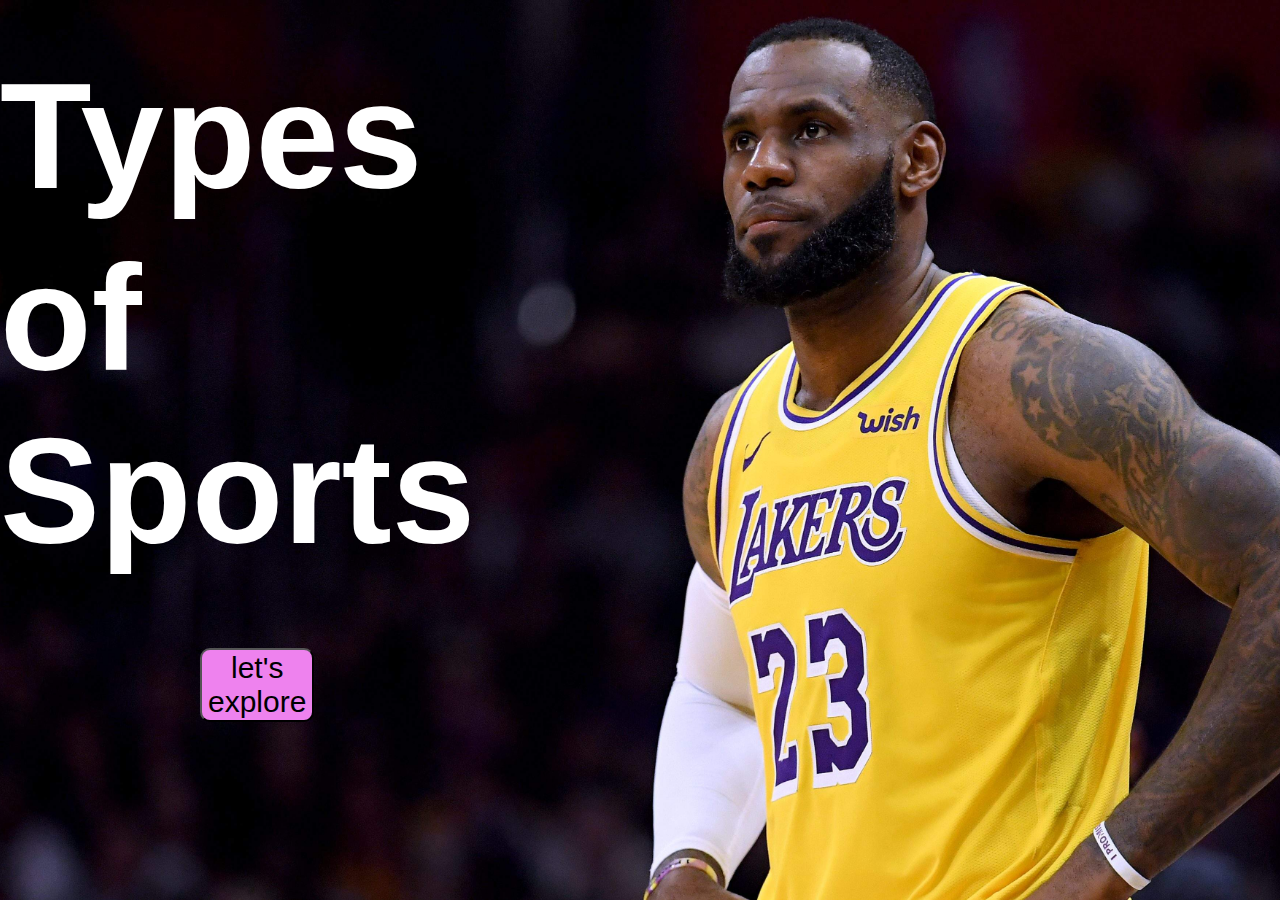
<file: index.html>
<!DOCTYPE html>
<html lang="en">
<head>
    <meta charset="UTF-8">
    <meta name="viewport" content="width=device-width, initial-scale=1.0">
    <link rel="stylesheet" href="stylesheet.css">
    <title>My First Website</title>

</head>
<body>
 <div class="Container">
<h1 class="head1">Types </h1>
<h1 class="head2"> of Sports</h1>
<a href="Home.html"><button  class="button">let's explore</button></a>
 </div>



</body>
</html>
</file>
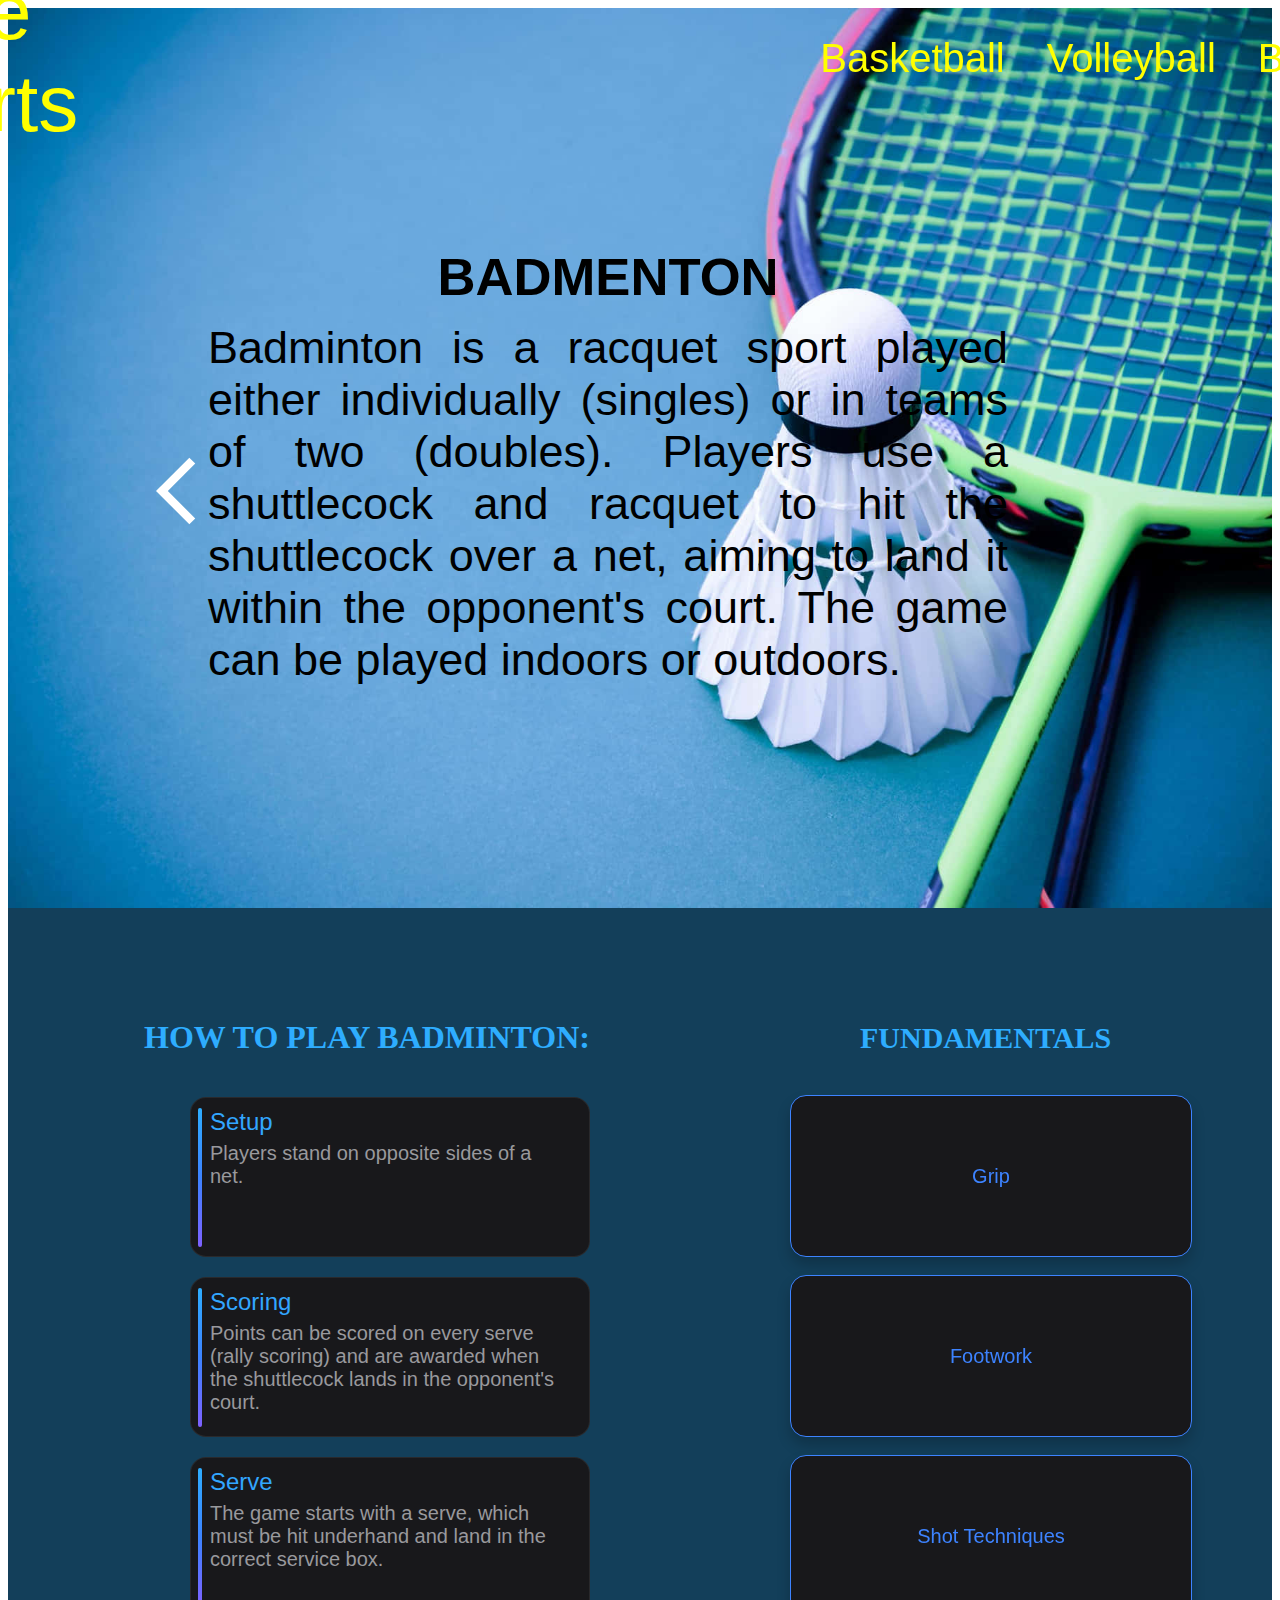
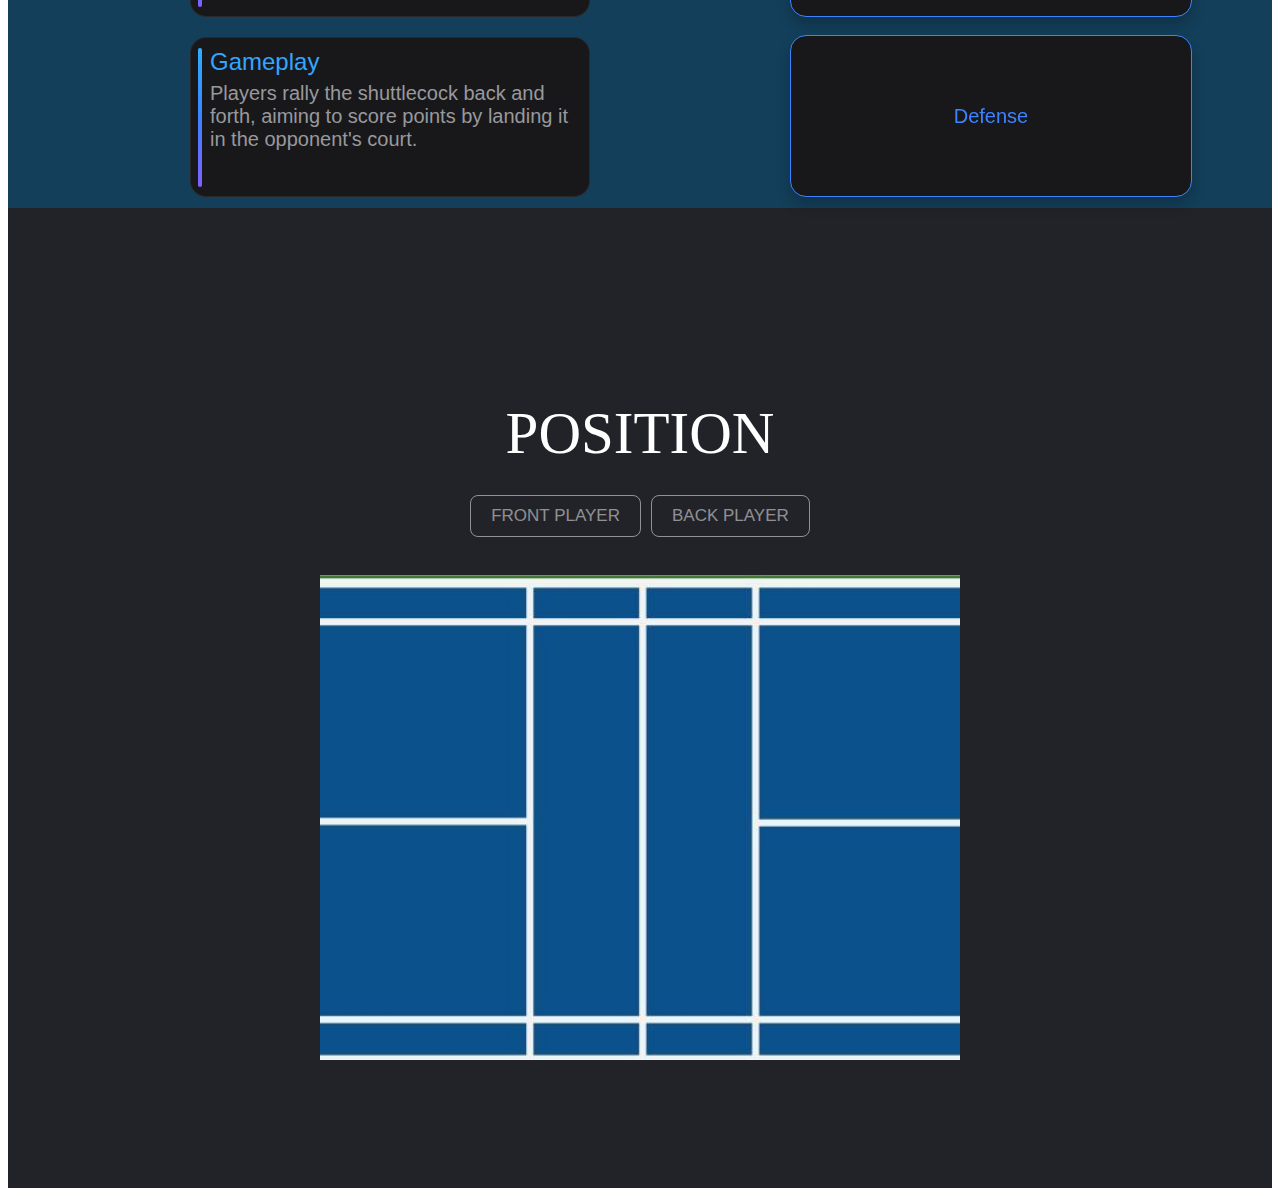
<file: badminton/index.html>
<!DOCTYPE html>
<html lang="en">
  <head>
    <meta charset="UTF-8" />
    <meta name="viewport" content="width=device-width, initial-scale=1.0" />
    <title>Document</title>
    <link rel="stylesheet" href="badmenton.css" />
    <link rel="stylesheet" href="../nav.css" />
    <link rel="stylesheet" href="../sideButton.css" />
  </head>
  <body>
    <nav class="navContainer">
      <a href="../Home.html"
        ><button class="title" id="basketball">The Sports</button></a
      >
      <a href="/basketball/index.html"
        ><button class="basketball" onclick="activeBasketball()">
          Basketball
        </button></a
      >
      <a href="/volleyball/index.html"
        ><button class="volleyball">Volleyball</button></a
      >
      <a href="/badminton/index.html"
        ><button class="badminton">Badminton</button></a
      >
    </nav>

    <div class="firstScroll">
      <div class="firstTexts">
        <h3 class="h3">BADMENTON</h3>
        <p class="p">
          Badminton is a racquet sport played either individually (singles) or
          in teams of two (doubles). Players use a shuttlecock and racquet to
          hit the shuttlecock over a net, aiming to land it within the
          opponent's court. The game can be played indoors or outdoors.
        </p>
      </div>
    </div>

    <div class="secondScroll">
      <div class="leftSide">
        <h1 class="leftH1">HOW TO PLAY BADMINTON:</h1>
        <div class="notification">
          <div class="notiglow"></div>
          <div class="notiborderglow"></div>
          <div class="notititle">Setup</div>
          <div class="notibody">Players stand on opposite sides of a net.</div>
        </div>

        <div class="notification">
          <div class="notiglow"></div>
          <div class="notiborderglow"></div>
          <div class="notititle">Scoring</div>
          <div class="notibody">
            Points can be scored on every serve (rally scoring) and are awarded
            when the shuttlecock lands in the opponent's court.
          </div>
        </div>

        <div class="notification">
          <div class="notiglow"></div>
          <div class="notiborderglow"></div>
          <div class="notititle">Serve</div>
          <div class="notibody">
            The game starts with a serve, which must be hit underhand and land
            in the correct service box.
          </div>
        </div>

        <div class="notification">
          <div class="notiglow"></div>
          <div class="notiborderglow"></div>
          <div class="notititle">Gameplay</div>
          <div class="notibody">
            Players rally the shuttlecock back and forth, aiming to score points
            by landing it in the opponent's court.
          </div>
        </div>
      </div>

      <div class="rightSide">
        <h1 class="rightH1">FUNDAMENTALS</h1>
        <div class="flip-card">
          <div class="flip-card-inner">
            <div class="flip-card-front">
              <p class="flipTitle">Grip</p>
            </div>
            <div class="flip-card-back">
              <p class="flipTitle">
                Holding the racquet correctly for different shots.
              </p>
            </div>
          </div>
        </div>
        <div class="flip-card">
          <div class="flip-card-inner">
            <div class="flip-card-front">
              <p class="flipTitle">Footwork</p>
            </div>
            <div class="flip-card-back">
              <p class="flipTitle">
                Quick and agile movement around the court.
              </p>
            </div>
          </div>
        </div>
        <div class="flip-card">
          <div class="flip-card-inner">
            <div class="flip-card-front">
              <p class="flipTitle">Shot Techniques</p>
            </div>
            <div class="flip-card-back">
              <p class="flipTitle">
                Mastering various shots like clears, drops, and smashes.
              </p>
            </div>
          </div>
        </div>
        <div class="flip-card">
          <div class="flip-card-inner">
            <div class="flip-card-front">
              <p class="flipTitle">Defense</p>
            </div>
            <div class="flip-card-back">
              <p class="flipTitle">
                Learning how to effectively return shots and anticipate the
                opponent's moves.
              </p>
            </div>
          </div>
        </div>
      </div>
    </div>

    <div class="thirdScroll">
      <div class="positionHead">POSITION</div>
      <div class="buttonCon">
        <button class="btnbad" id="btn-fp">FRONT PLAYER</button>

        <button class="btnbad" id="btn-bp">BACK PLAYER</button>
      </div>

      <div class="court" id="court">
        <div class="circle" id="circleFP">FP</div>

        <div class="circle" id="circleBP">BP</div>
      </div>

      <div id="defCon"></div>
    </div>

    <div class="leftCon">
      <a href="/volleyball/index.html"
        ><button class="leftButton">
          <svg
            xmlns="http://www.w3.org/2000/svg"
            height="24px"
            viewBox="0 -960 960 960"
            width="24px"
            fill="#fff"
          >
            <path d="M400-80 0-480l400-400 71 71-329 329 329 329-71 71Z" />
          </svg></button
      ></a>
    </div>

    <script src="badminton.js"></script>
  </body>
</html>
</file>
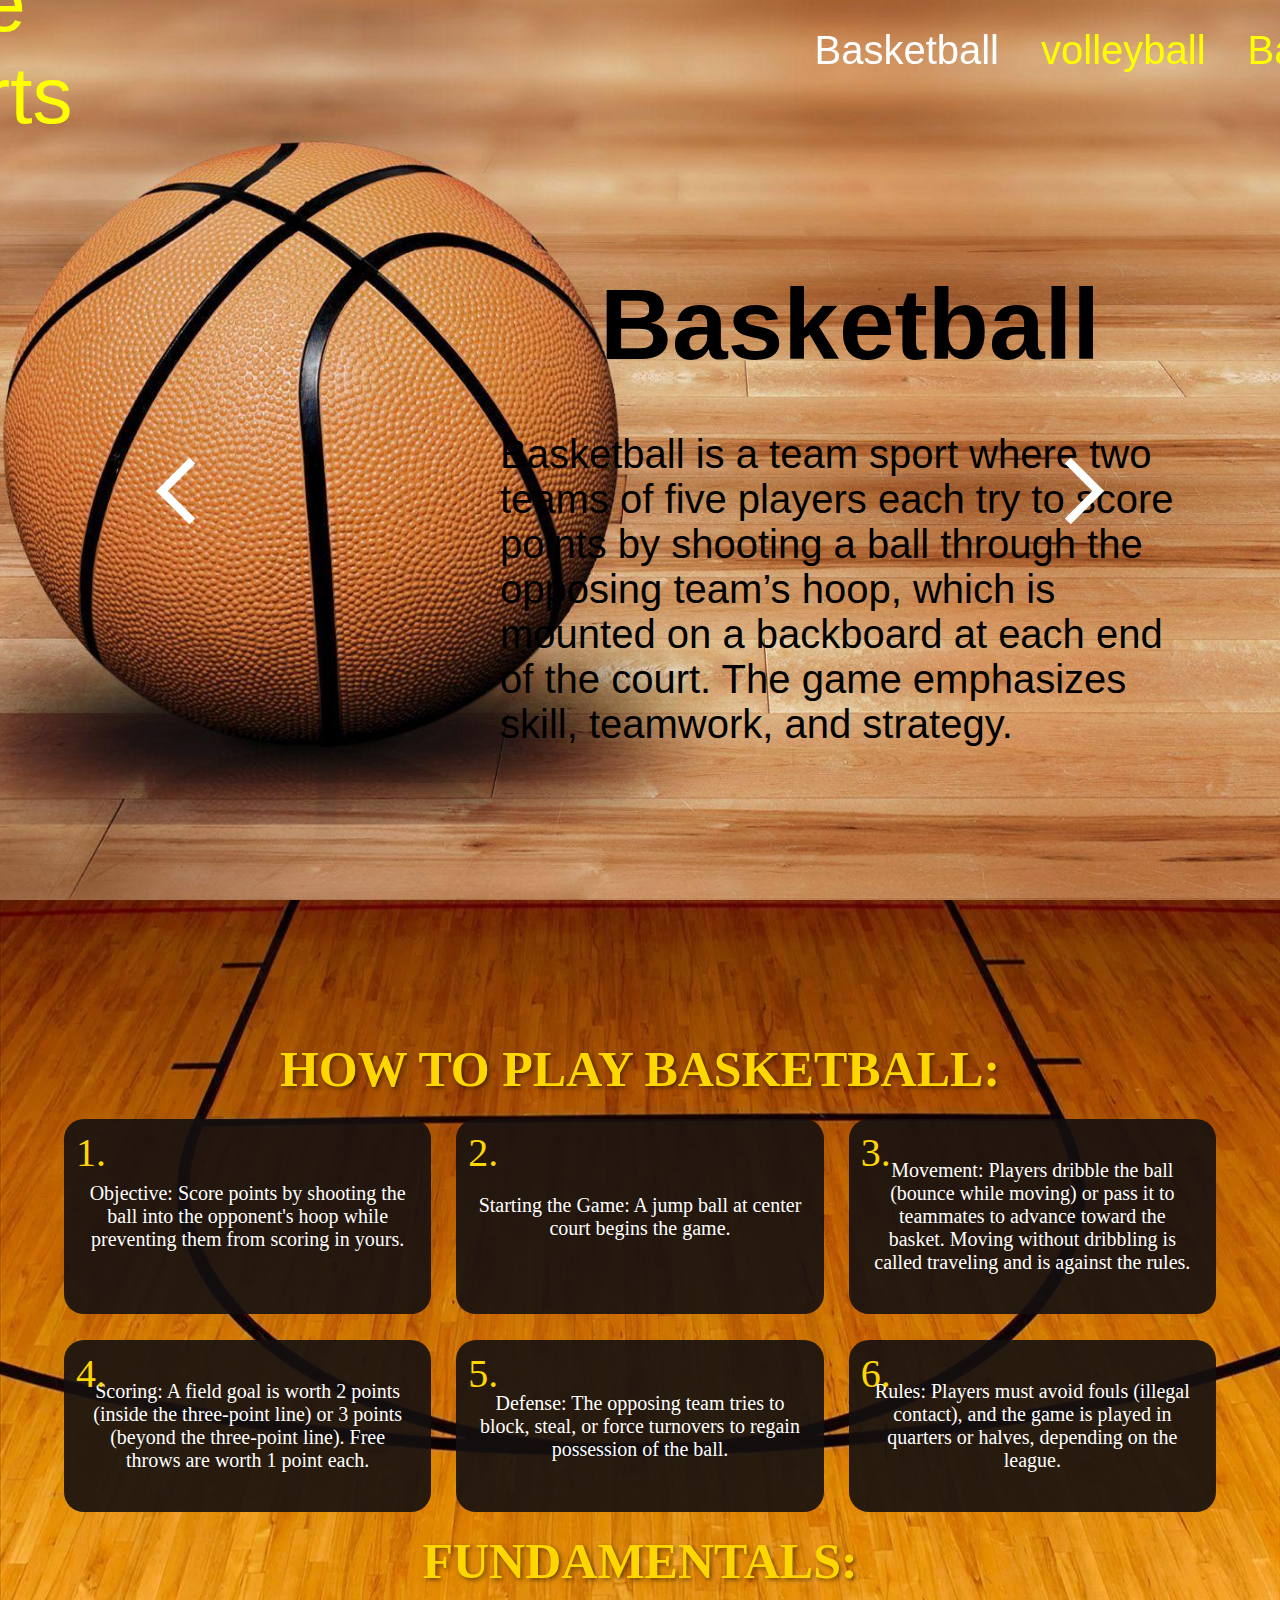
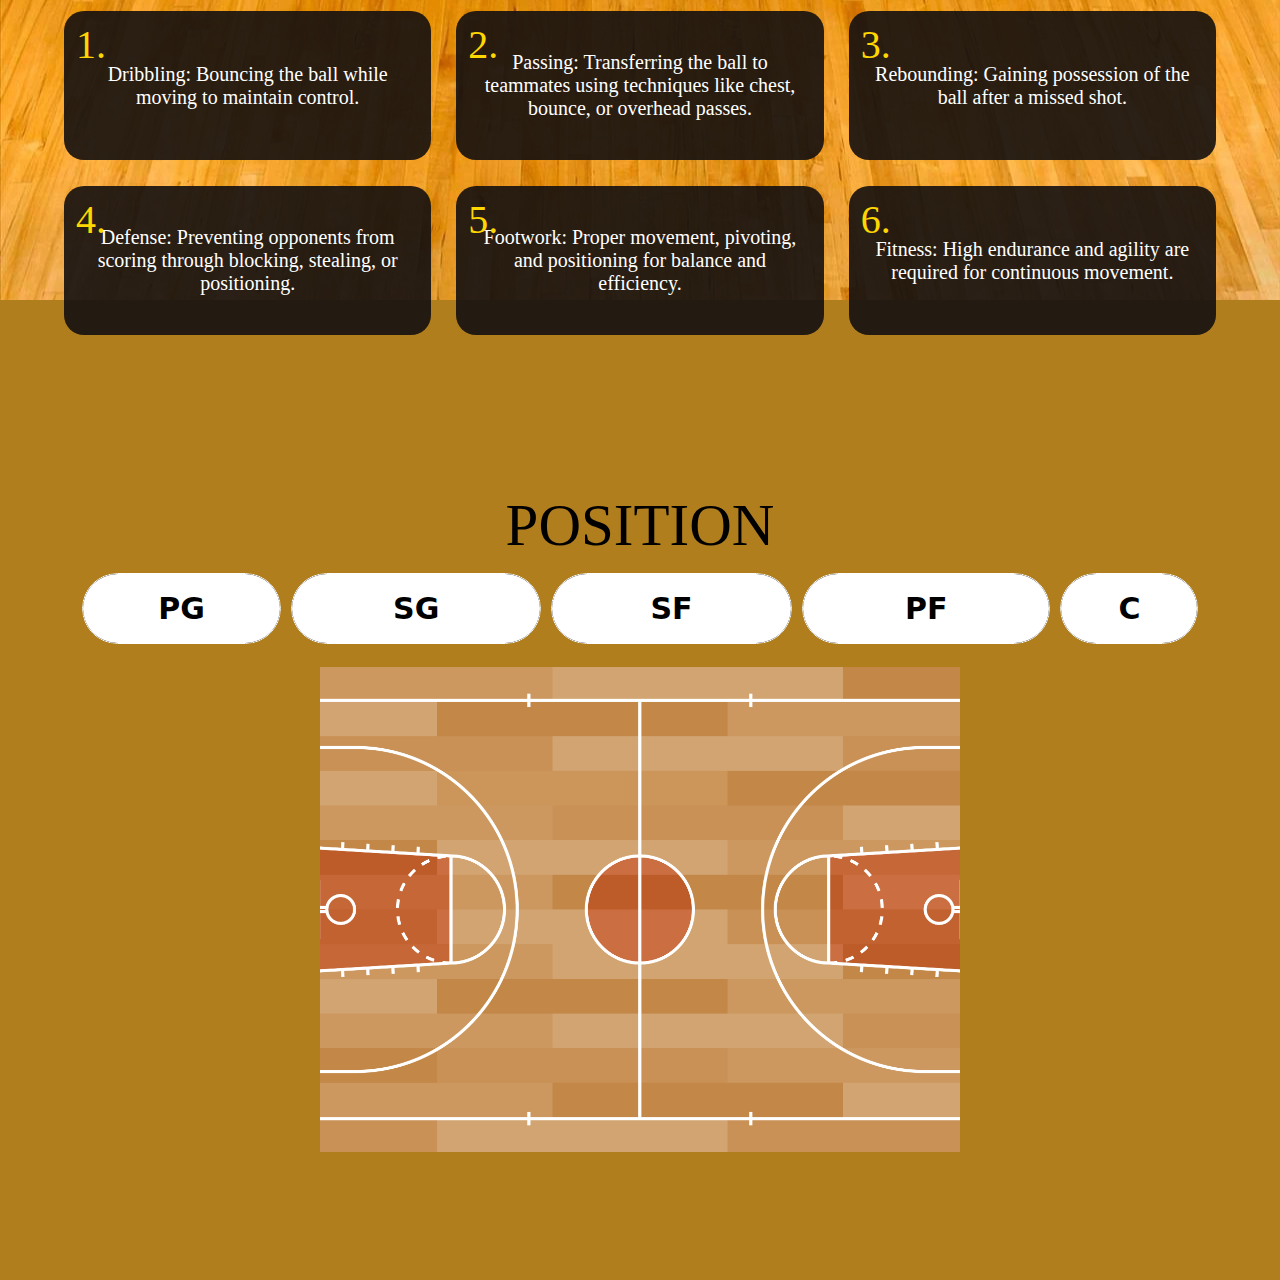
<file: basketball/index.html>
<!DOCTYPE html>
<html lang="en">
  <head>
    <meta charset="UTF-8" />
    <meta name="viewport" content="width=device-width, initial-scale=1.0" />
    <title>Document</title>
    <link rel="stylesheet" href="../nav.css" />
    <link rel="stylesheet" href="basketball.css" />
    <link rel="stylesheet" href="../sideButton.css" />
    <link rel="stylesheet" href="../bbButton.css" />
  </head>
  <body>
    <div class="secondBack"></div>
    <nav class="navContainer">
      <a href="../Home.html"
        ><button class="title" id="basketball">The Sports</button></a
      >
      <a href="basketball/index.html"
        ><button class="basketball">
          Basketball
        </button></a
      >
      <a href="/volleyball/index.html"
        ><button class="volleyball">volleyball</button></a
      > 
      <a href="/badminton/index.html"
      ><button class="badminton">Badminton</button></a
    >
    </nav>

    <div class="tatay">
      <div class="tatayCon">
        <h1 class="head1">Basketball</h1>
        <p class="heading">
          Basketball is a team sport where two teams of five players each try to
          score points by shooting a ball through the opposing team’s hoop,
          which is mounted on a backboard at each end of the court. The game
          emphasizes skill, teamwork, and strategy.
        </p>
      </div>
    </div>

    <div class="nanayCon">
      <div class="titaHead">
        <h1 class="titaH1">HOW TO PLAY BASKETBALL:</h1>
      </div>
      <div class="grid-container">
        <div class="titaCon">
          <legend class="anak">1.</legend>
          <p>
            Objective: Score points by shooting the ball into the opponent's
            hoop while preventing them from scoring in yours.
          </p>
        </div>
        <div class="titaCon">
          <legend class="anak">2.</legend>
          <p>Starting the Game: A jump ball at center court begins the game.</p>
        </div>
        <div class="titaCon">
          <legend class="anak">3.</legend>
          <p>
            Movement: Players dribble the ball (bounce while moving) or pass it
            to teammates to advance toward the basket. Moving without dribbling
            is called traveling and is against the rules.
          </p>
        </div>
        <div class="titaCon">
          <legend class="anak">4.</legend>
          <p>
            Scoring: A field goal is worth 2 points (inside the three-point
            line) or 3 points (beyond the three-point line). Free throws are
            worth 1 point each.
          </p>
        </div>
        <div class="titaCon">
          <legend class="anak">5.</legend>
          <p>
            Defense: The opposing team tries to block, steal, or force turnovers
            to regain possession of the ball.
          </p>
        </div>
        <div class="titaCon">
          <legend class="anak">6.</legend>
          <p>
            Rules: Players must avoid fouls (illegal contact), and the game is
            played in quarters or halves, depending on the league.
          </p>
        </div>
      </div>

      <div class="titaHead">
        <h1 class="titaH1" id="titaH1F">FUNDAMENTALS:</h1>
      </div>
      <div class="grid-container">
        <div class="titaCon">
          <legend class="anak">1.</legend>
          <p>Dribbling: Bouncing the ball while moving to maintain control.</p>
        </div>
        <div class="titaCon">
          <legend class="anak">2.</legend>
          <p>
            Passing: Transferring the ball to teammates using techniques like
            chest, bounce, or overhead passes.
          </p>
        </div>
        <div class="titaCon">
          <legend class="anak">3.</legend>
          <p>Rebounding: Gaining possession of the ball after a missed shot.</p>
        </div>
        <div class="titaCon">
          <legend class="anak">4.</legend>
          <p>
            Defense: Preventing opponents from scoring through blocking,
            stealing, or positioning.
          </p>
        </div>
        <div class="titaCon">
          <legend class="anak">5.</legend>
          <p>
            Footwork: Proper movement, pivoting, and positioning for balance and
            efficiency.
          </p>
        </div>
        <div class="titaCon">
          <legend class="anak">6.</legend>
          <p>
            Fitness: High endurance and agility are required for continuous
            movement.
          </p>
        </div>
      </div>
    </div>

    <div class="leftCon">
      <a href="../Home.html"
        ><button class="leftButton">
          <svg
            xmlns="http://www.w3.org/2000/svg"
            height="24px"
            viewBox="0 -960 960 960"
            width="24px"
            fill="#fff"
          >
            <path d="M400-80 0-480l400-400 71 71-329 329 329 329-71 71Z" />
          </svg></button
      ></a>
    </div>

    <div class="rightCon">
      <a href="/volleyball/index.html"
        ><button class="rightButton">
          <svg
            xmlns="http://www.w3.org/2000/svg"
            height="24px"
            viewBox="0 -960 960 960"
            width="24px"
            fill="#fff"
          >
            <path d="m321-80-71-71 329-329-329-329 71-71 400 400L321-80Z" />
          </svg></button
      ></a>
    </div>

    <div class="loloCon">
      <div class="positionHead">POSITION</div>
      <div class="buttonCon">
        <button class="bt-pg">
          <div class="original">PG</div>
          <div class="letters">
            <span>P</span>
            <span>O</span>
            <span>I</span>
            <span>N</span>
            <span>T</span>
            <span>G</span>
            <span>U</span>
            <span>A</span>
            <span>R</span>
            <span>D</span>
          </div>
        </button>
        <button class="btn-sg">
          <div class="original">SG</div>
          <div class="letters">
            <span>S</span>
            <span>H</span>
            <span>O</span>
            <span>O</span>
            <span>T</span>
            <span>I</span>
            <span>N</span>
            <span>G</span>
            <span>G</span>
            <span>U</span>
            <span>A</span>
            <span>R</span>
            <span>D</span>
          </div>
        </button>

        <button class="btn-sf">
          <div class="original">SF</div>
          <div class="letters">
            <span>S</span>
            <span>M</span>
            <span>A</span>
            <span>L</span>
            <span>L</span>
            <span>F</span>
            <span>O</span>
            <span>R</span>
            <span>W</span>
            <span>A</span>
            <span>R</span>
            <span>D</span>
          </div>
        </button>

        <button class="btn-pf">
          <div class="original">PF</div>
          <div class="letters">
            <span>P</span>
            <span>O</span>
            <span>W</span>
            <span>E</span>
            <span>R</span>
            <span>F</span>
            <span>O</span>
            <span>R</span>
            <span>W</span>
            <span>A</span>
            <span>R</span>
            <span>D</span>
          </div>
        </button>

        <button class="btn-c">
          <div class="original">c</div>
          <div class="letters">
            <span>C</span>
            <span>E</span>
            <span>N</span>
            <span>T</span>
            <span>E</span>
            <span>R</span>
          </div>
        </button>
      </div>

      <div class="court" id="court">
        <div class="circle" id="circlePG">PG</div>

        <div class="circle" id="circleSG">SG</div>

        <div class="circle" id="circleSF">SF</div>

        <div class="circle" id="circlePF">PF</div>

        <div class="circle" id="circleC">C</div>
      </div>

      <div id="defCon"></div>
    </div>

    <script src="./basketball.js"></script>
  </body>
</html>
</file>
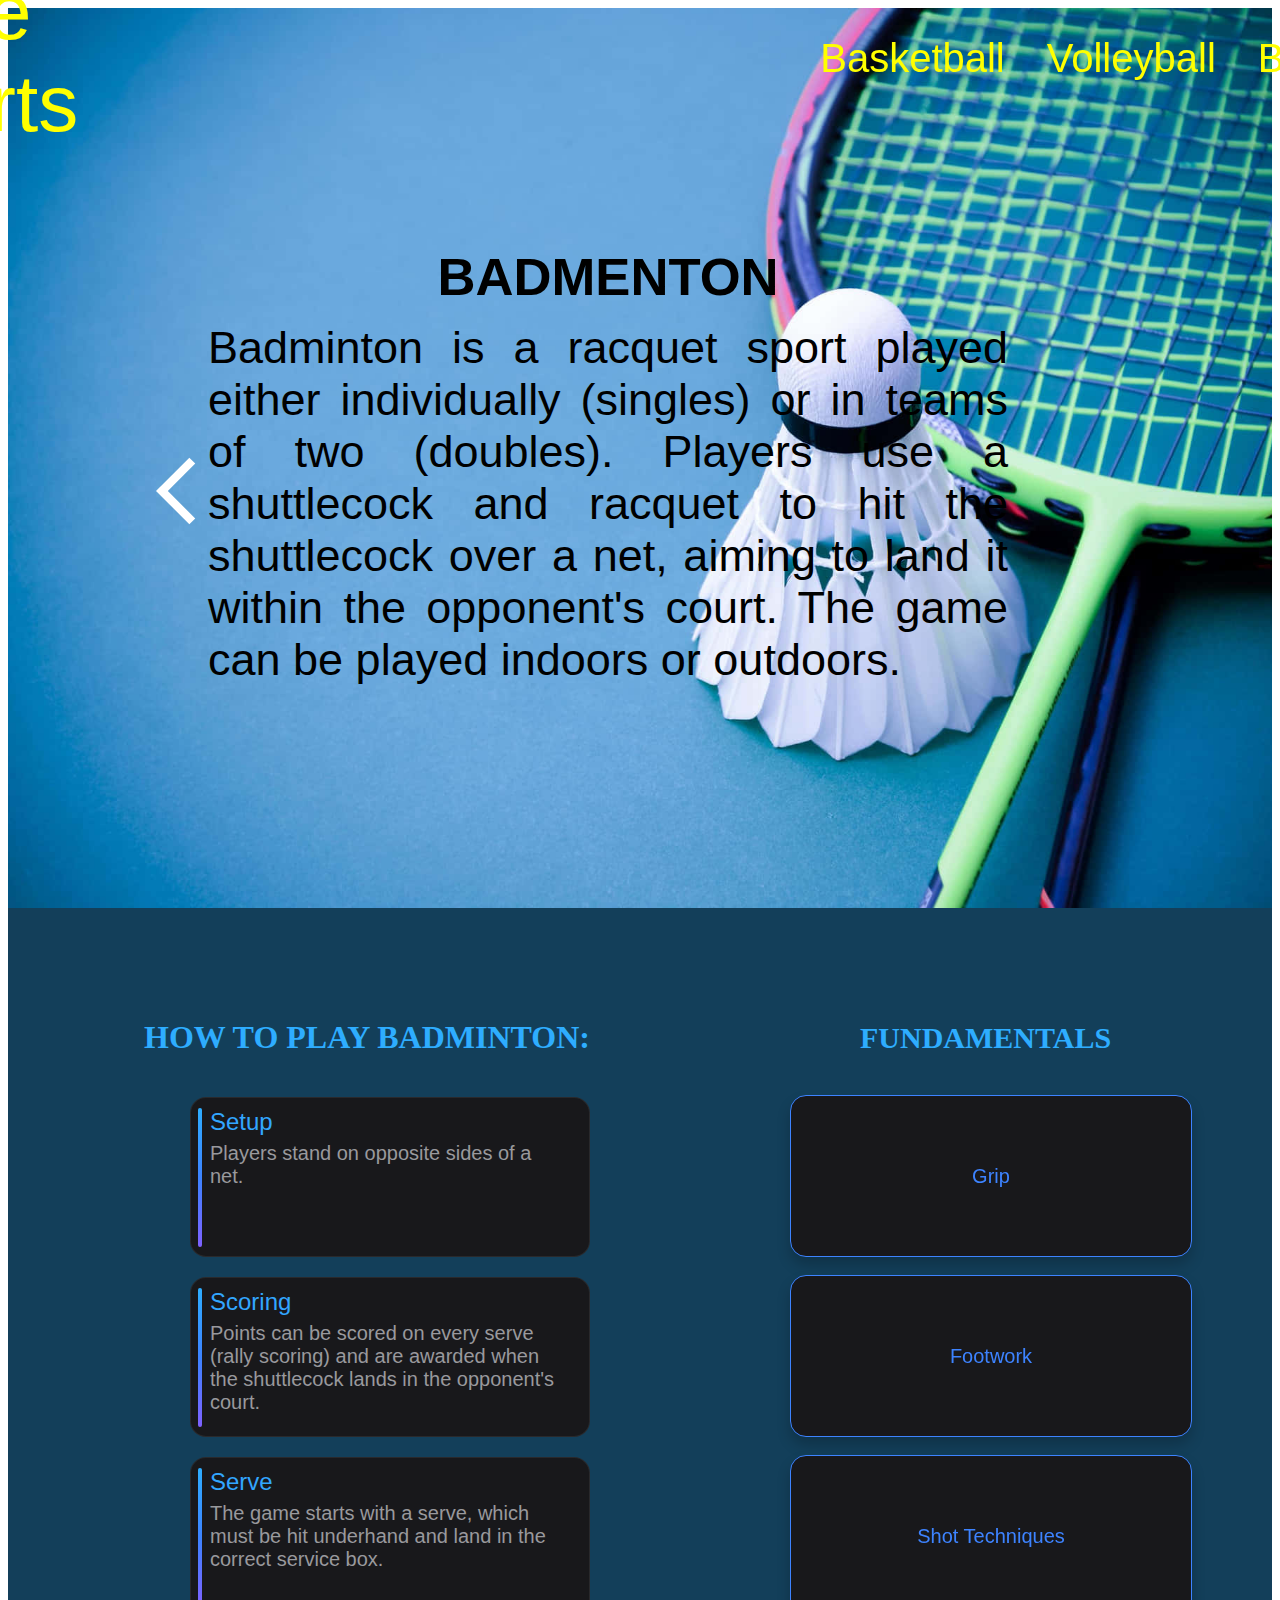
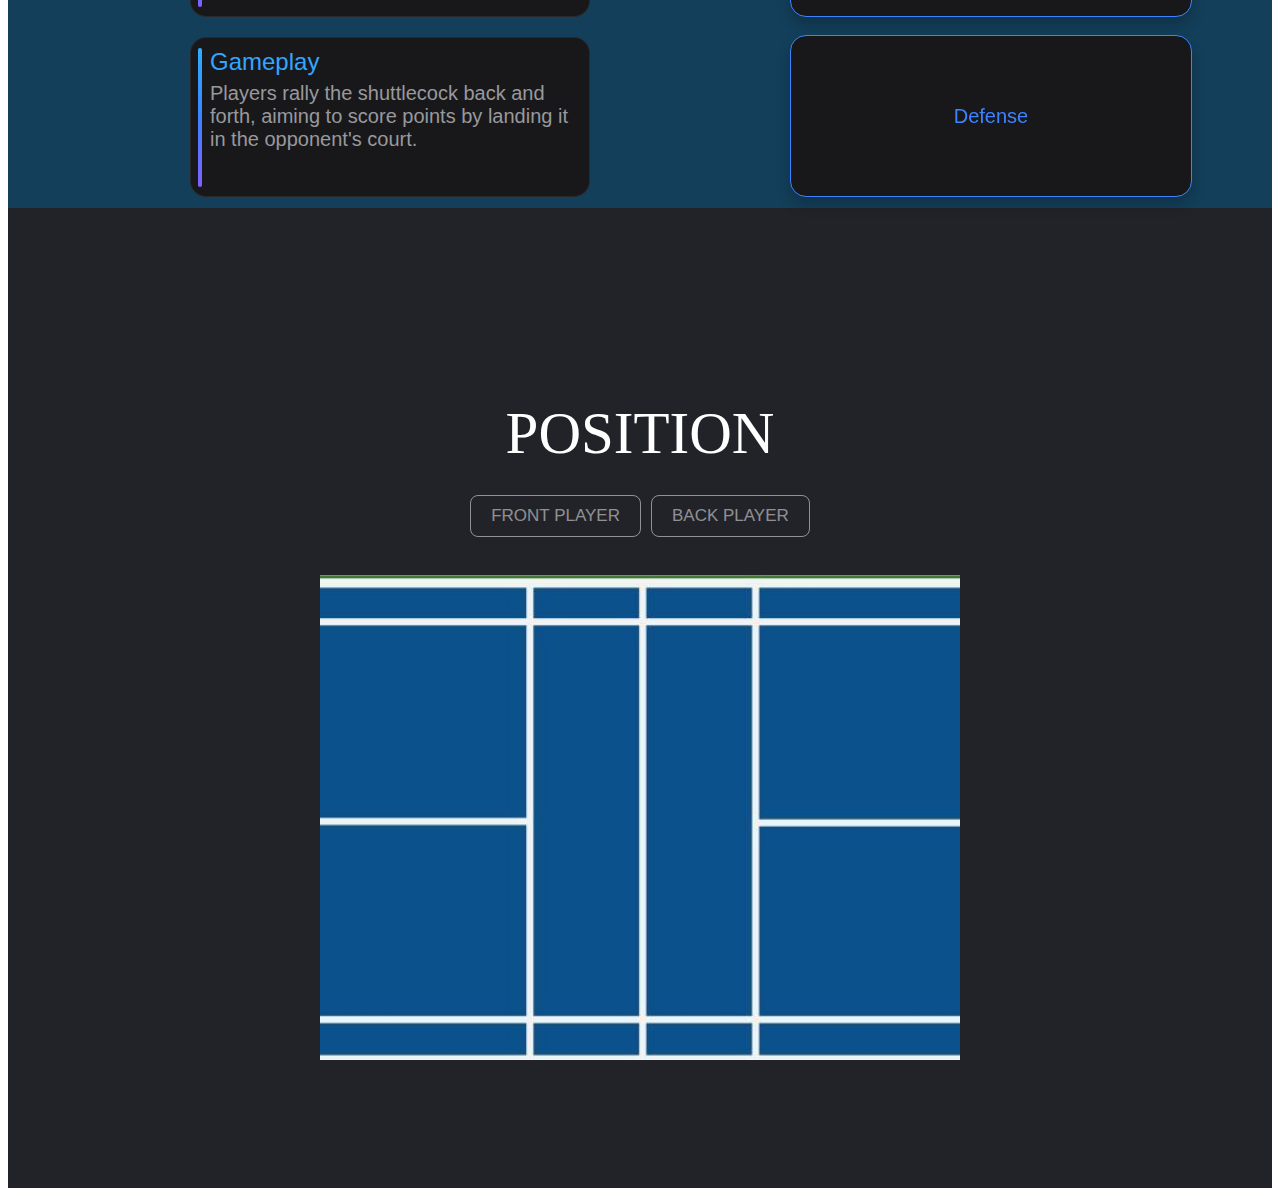
<file: badminton.html>
<!DOCTYPE html>
<html lang="en">
  <head>
    <meta charset="UTF-8" />
    <meta name="viewport" content="width=device-width, initial-scale=1.0" />
    <title>Document</title>
    <link rel="stylesheet" href="badmenton.css" />
    <link rel="stylesheet" href="nav.css" />
    <link rel="stylesheet" href="sideButton.css" />
  </head>
  <body>
    <nav class="navContainer">
      <a href="Home.html"
        ><button class="title" id="basketball">The Sports</button></a
      >
      <a href="basketball.html"
        ><button class="basketball" onclick="activeBasketball()">
          Basketball
        </button></a
      >
      <a href="volleyball.html"
        ><button class="volleyball">Volleyball</button></a
      >
      <button href="" class="badminton">Badminton</button>
    </nav>

    <div class="firstScroll">
      <div class="firstTexts">
        <h3 class="h3">BADMENTON</h3>
        <p class="p">
          Badminton is a racquet sport played either individually (singles) or
          in teams of two (doubles). Players use a shuttlecock and racquet to
          hit the shuttlecock over a net, aiming to land it within the
          opponent's court. The game can be played indoors or outdoors.
        </p>
      </div>
    </div>

    <div class="secondScroll">
      <div class="leftSide">
        <h1 class="leftH1">HOW TO PLAY BADMINTON:</h1>
        <div class="notification">
          <div class="notiglow"></div>
          <div class="notiborderglow"></div>
          <div class="notititle">Setup</div>
          <div class="notibody">Players stand on opposite sides of a net.</div>
        </div>

        <div class="notification">
          <div class="notiglow"></div>
          <div class="notiborderglow"></div>
          <div class="notititle">Scoring</div>
          <div class="notibody">
            Points can be scored on every serve (rally scoring) and are awarded
            when the shuttlecock lands in the opponent's court.
          </div>
        </div>

        <div class="notification">
          <div class="notiglow"></div>
          <div class="notiborderglow"></div>
          <div class="notititle">Serve</div>
          <div class="notibody">
            The game starts with a serve, which must be hit underhand and land
            in the correct service box.
          </div>
        </div>

        <div class="notification">
          <div class="notiglow"></div>
          <div class="notiborderglow"></div>
          <div class="notititle">Gameplay</div>
          <div class="notibody">
            Players rally the shuttlecock back and forth, aiming to score points
            by landing it in the opponent's court.
          </div>
        </div>
      </div>

      <div class="rightSide">
        <h1 class="rightH1">FUNDAMENTALS</h1>
        <div class="flip-card">
          <div class="flip-card-inner">
            <div class="flip-card-front">
              <p class="flipTitle">Grip</p>
            </div>
            <div class="flip-card-back">
              <p class="flipTitle">
                Holding the racquet correctly for different shots.
              </p>
            </div>
          </div>
        </div>
        <div class="flip-card">
          <div class="flip-card-inner">
            <div class="flip-card-front">
              <p class="flipTitle">Footwork</p>
            </div>
            <div class="flip-card-back">
              <p class="flipTitle">
                Quick and agile movement around the court.
              </p>
            </div>
          </div>
        </div>
        <div class="flip-card">
          <div class="flip-card-inner">
            <div class="flip-card-front">
              <p class="flipTitle">Shot Techniques</p>
            </div>
            <div class="flip-card-back">
              <p class="flipTitle">
                Mastering various shots like clears, drops, and smashes.
              </p>
            </div>
          </div>
        </div>
        <div class="flip-card">
          <div class="flip-card-inner">
            <div class="flip-card-front">
              <p class="flipTitle">Defense</p>
            </div>
            <div class="flip-card-back">
              <p class="flipTitle">
                Learning how to effectively return shots and anticipate the
                opponent's moves.
              </p>
            </div>
          </div>
        </div>
      </div>
    </div>

    <div class="thirdScroll">
      <div class="positionHead">POSITION</div>
      <div class="buttonCon">
        <button class="btnbad" id="btn-fp">FRONT PLAYER</button>

        <button class="btnbad" id="btn-bp">BACK PLAYER</button>
      </div>

        <div class="court" id="court">
          <div class="circle" id="circleFP">FP</div>

          <div class="circle" id="circleBP">BP</div>
        </div>

        <div id="defCon"></div>
      
    </div>

    <div class="leftCon">
      <a href="volleyball.html"
        ><button class="leftButton">
          <svg
            xmlns="http://www.w3.org/2000/svg"
            height="24px"
            viewBox="0 -960 960 960"
            width="24px"
            fill="#fff"
          >
            <path d="M400-80 0-480l400-400 71 71-329 329 329 329-71 71Z" />
          </svg></button
      ></a>
    </div>

    <script src="badminton.js"></script>
  </body>
</html>
</file>
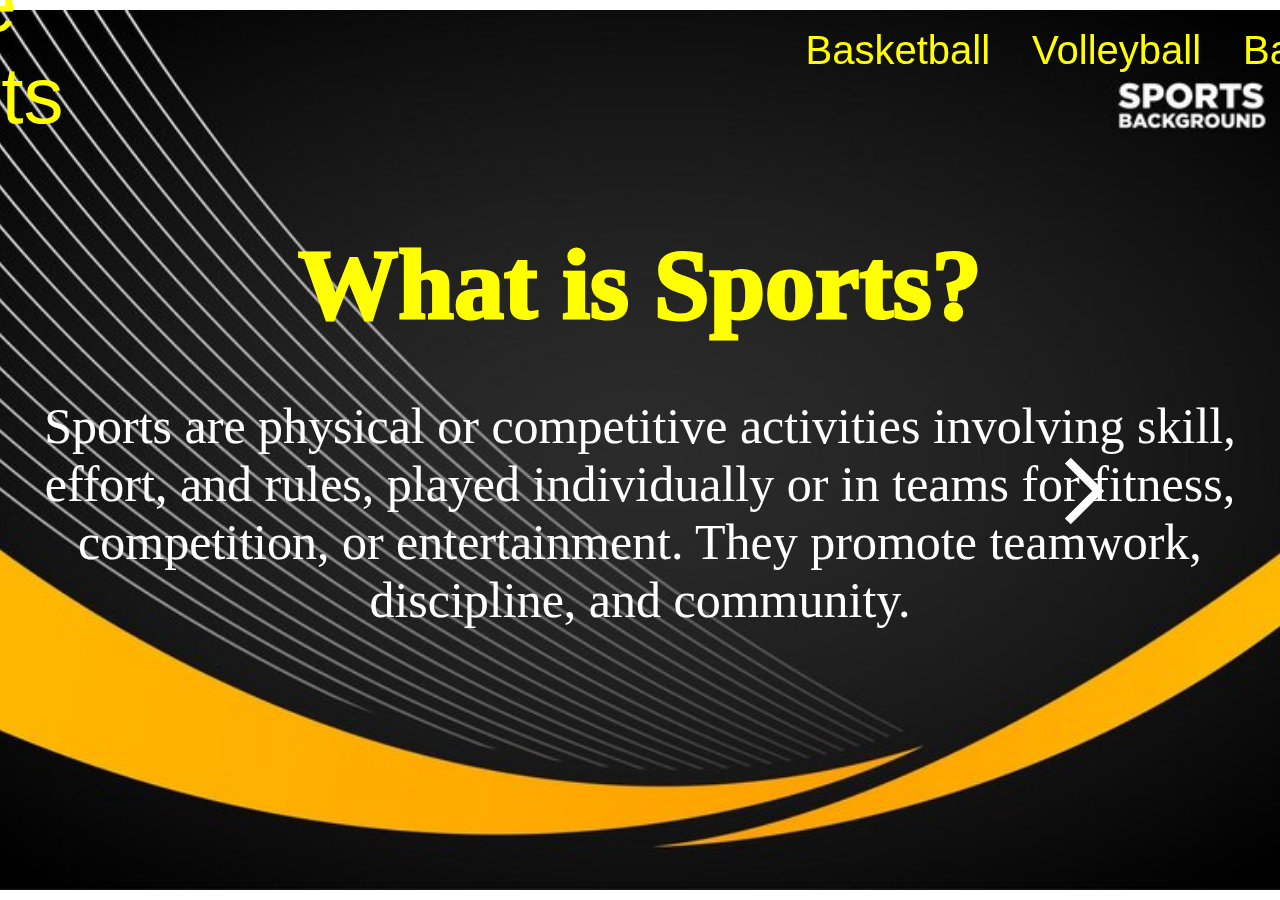
<file: Home.html>
<!DOCTYPE html>
<html lang="en">
  <head>
    <meta charset="UTF-8" />
    <meta name="viewport" content="width=device-width, initial-scale=1.0" />
    <link rel="stylesheet" href="home.css" />
    <link rel="stylesheet" href="nav.css" />
    <link rel="stylesheet" href="sideButton.css">

    <title>My First Website</title>
  </head>
  <body>
    <nav class="navContainer">
      <a href="Home.html"><button class="title">The Sports</button></a>
      <a href="basketball.html"
        ><button class="basketball">Basketball</button></a
      >
      <a href="volleyball.html"
      ><button class="volleyball">Volleyball</button></a
    >
      <button href="" class="badminton">Badmenton</button>
    </nav>


    <div class="nanay">
      <div class="meaningContainer">
        <h3 class="header">What is Sports?</h3>
        <p class="meaning">
          Sports are physical or competitive activities involving skill, effort,
          and rules, played individually or in teams for fitness, competition,
          or entertainment. They promote teamwork, discipline, and community.
        </p>
      </div>

      <div class="rightCon">
        <a href="basketball/index.html"><button class="rightButton"><svg xmlns="http://www.w3.org/2000/svg" height="24px" viewBox="0 -960 960 960" width="24px" fill="#fff"><path d="m321-80-71-71 329-329-329-329 71-71 400 400L321-80Z"/></svg></button></a>
      </div>
    </div>
  </body>
</html>
</file>
<file: badminton/badmenton.css>
.firstScroll {
  width: 100%;
  height: 100vh;
  background-image: url(badminton.jpg);
  background-repeat: no-repeat;
  background-size: cover;
  background-position: center;
  display: flex;
  justify-content: center;
  align-items: flex-start;
  flex-direction: column;
}

.firstTexts {
  font-family: "Franklin Gothic Medium", "Arial Narrow", Arial, sans-serif;
  height: 500px;
  width: 800px;
  display: flex;
  align-items: center;
  flex-direction: column;
  font-size: 45px;
  margin-right: 200px;
  text-align: justify;
  margin-bottom: 30px;
  margin-left: 200px;
}

.h3 {
  margin-bottom: 10px;
}

.p {
  margin-top: 5px;
}
.secondScroll {
  width: 100%;
  height: 100vh;
  background-color: #133f5a;
  display: flex;
  justify-content: flex-start;
  gap: 200px;
}

.leftSide {
  height: 100%;
  width: 50%;
  display: flex;
  justify-content: center;
  align-items: flex-end;
  flex-direction: column;
  padding-left: 100px;
  gap: 20px;
}

.leftH1 {
  color: #2eadff;
  margin-top: 100px;
  font-size: 2em;
}

.notification {
  display: flex;
  flex-direction: column;
  isolation: isolate;
  position: relative;
  width: 25rem;
  height: 10rem;
  background: #29292c;
  border-radius: 1rem;
  overflow: hidden;
  font-family: "Gill Sans", "Gill Sans MT", Calibri, "Trebuchet MS", sans-serif;
  font-size: 20px;
  --gradient: linear-gradient(to bottom, #2eadff, #3d83ff, #7e61ff);
  --color: #32a6ff;
}

.notification:before {
  position: absolute;
  content: "";
  inset: 0.0625rem;
  border-radius: 0.9375rem;
  background: #18181b;
  z-index: 2;
}

.notification:after {
  position: absolute;
  content: "";
  width: 0.25rem;
  inset: 0.65rem auto 0.65rem 0.5rem;
  border-radius: 0.125rem;
  background: var(--gradient);
  transition: transform 300ms ease;
  z-index: 4;
}

.notification:hover:after {
  transform: translateX(0.15rem);
}

.notititle {
  color: var(--color);
  padding: 0.65rem 0.25rem 0.4rem 1.25rem;
  font-weight: 500;
  font-size: 1.5rem;
  transition: transform 300ms ease;
  z-index: 5;
}

.notification:hover .notititle {
  transform: translateX(0.15rem);
}

.notibody {
  color: #99999d;
  padding: 0 1.25rem;
  transition: transform 300ms ease;
  z-index: 5;
}

.notification:hover .notibody {
  transform: translateX(0.25rem);
}

.notiglow,
.notiborderglow {
  position: absolute;
  width: 20rem;
  height: 20rem;
  transform: translate(-50%, -50%);
  background: radial-gradient(
    circle closest-side at center,
    white,
    transparent
  );
  opacity: 0;
  transition: opacity 300ms ease;
}

.notiglow {
  z-index: 3;
}

.notiborderglow {
  z-index: 1;
}

.notification:hover .notiglow {
  opacity: 0.1;
}

.notification:hover .notiborderglow {
  opacity: 0.1;
}

.note {
  color: var(--color);
  position: fixed;
  top: 80%;
  left: 50%;
  transform: translateX(-50%);
  text-align: center;
  font-size: 0.9rem;
  width: 75%;
}

.badminton {
  color: #fff;
}

.rightSide {
  height: 100%;
  width: 50%;
  display: flex;
  font-size: 10px;
  align-items: flex-start;
  justify-content: center;
  flex-direction: column;
  gap: 20px;
}

.rightH1 {
  margin-left: 70px;
  color: #2eadff;
  font-size: 3em;
  margin-top: 100px;
}

.flip-card {
  background-color: transparent;
  width: 25rem;
  height: 10rem;
  perspective: 1000px;
  font-family: sans-serif;
}

.flipTitle {
  font-size: 2em;
  /* font-weight: 900; */
  text-align: center;
  margin: 0;
}

.flip-card-inner {
  position: relative;
  width: 100%;
  height: 100%;
  text-align: center;
  transition: transform 0.8s;
  transform-style: preserve-3d;
}

.flip-card:hover .flip-card-inner {
  transform: rotateY(180deg);
}

.flip-card-front,
.flip-card-back {
  box-shadow: 0 8px 14px 0 rgba(0, 0, 0, 0.2);
  position: absolute;
  display: flex;
  flex-direction: column;
  justify-content: center;
  width: 100%;
  height: 100%;
  -webkit-backface-visibility: hidden;
  backface-visibility: hidden;
  border: 1px solid #3d83ff;
  border-radius: 1rem;
}

.flip-card-front {
  background: #18181b;
  color: #3d83ff;
}

.flip-card-back {
  background: #0a273a;
  color: #c9c9cf;
  transform: rotateY(180deg);
}

.thirdScroll {
  width: 100%;
  height: 100vh;
  background-color: #222229;
  background-repeat: no-repeat;
  background-size: cover;
  background-position: center;
  display: flex;
  justify-content: flex-start;
  align-items: center;
  flex-direction: column;
  padding-bottom: 80px;
}

.positionHead {
  margin-top: 200px;
  font-size: 59px;
  height: 50px;
  width: 100%;
  display: flex;
  justify-content: center;
  align-items: center;
  color: #fff;
}
.buttonCon {
  margin-top: 10px;
  width: 100%;
  height: 100px;
  display: flex;
  justify-content: center;
  align-items: center;
  gap: 10px;
}

.btnbad {
  padding: 10px 20px;
  text-transform: uppercase;
  border-radius: 8px;
  font-size: 17px;
  font-weight: 500;
  color: #ffffff80;
  text-shadow: none;
  background: transparent;
  cursor: pointer;
  box-shadow: transparent;
  border: 1px solid #ffffff80;
  transition: 0.5s ease;
  user-select: none;
}

.btnbad:hover {
  color: #ffffff;
  background: #008cff;
  border: 1px solid #008cff;
  text-shadow: 0 0 5px #ffffff, 0 0 10px #ffffff, 0 0 20px #ffffff;
  box-shadow: 0 0 5px #008cff, 0 0 20px #008cff, 0 0 50px #008cff,
    0 0 100px #008cff;
}

.court {
  width: 50vw;
  height: 500px;
  background-image: url(badmintoncourt.jpg);
  background-repeat: no-repeat;
  background-size: cover;
  background-position: center;
  margin-top: 10px;
  display: flex;
  justify-content: center;
  align-items: center;
}

.circle {
  width: 50px;
  height: 50px;
  border-radius: 50%;
  background-color: #07ad07;
  color: white;
  display: none;
  justify-content: center;
  align-items: center;
  font-size: 24px;
  font-weight: bold;
}

#circleFP {
  margin-right: 250px;
}

#circleBP {
  margin-right: 600px;
}

.hidden {
  display: none;
}

.visible {
  display: flex;
}

#defCon {
  width: 900px;
  height: 50px;
  padding: 0;
  margin: 0;
  font-size: 45px;
  display: flex;
  justify-content: center;
  text-align: center;
  color: #fff;
}


.badminton{
  color: #fff;
}
</file>
<file: nav.css>
.navContainer {
  background-color: transparent;
  width: 100%;
  height: 100px;
  display: flex;
  justify-content: center;
  align-items: center;
  position: fixed;
  gap: 30px;
  z-index: 10;
}

.title, .basketball, .volleyball, .badminton  {
  font-size: 40px;
  color: yellow;
  font-family: 'Franklin Gothic Medium', 'Arial Narrow', Arial, sans-serif;
  background-color: transparent;
  border: none;
  height: 100%;
}

.title{
    font-size: 80px;
display: flex;
  align-items: center;
}

a{
  text-decoration: none;
}

.title:first-child{
    margin-right: 400px;
    color: yellow;
}



.basketball{
    margin-left: 300px;
}


.nanay {
  width: 100%;
  height: 100vh;
  display: flex;
  justify-content: center;
  align-items: center;
  
  }
</file>
<file: sideButton.css>
.leftCon{
    position: fixed;
    left: 0;
    top: 50vh;
    z-index: 10;
    margin-left: 150px;
    background-color: transparent;

   

}

.leftButton {
    background-color: transparent;

    border: none;
}

.leftButton:hover {
background-color: transparent;
cursor: pointer;
}


.rightCon{
    position: fixed;
    right: 0;
    top: 50vh;
    z-index: 10;
    margin-right: 150px;
    background-color: transparent;

   

}

.rightButton {
    background-color: transparent;

    border: none;
}

.rightButton:hover {
background-color: transparent;
cursor: pointer;
}

svg {
    height: 80px;
    width: 80px;
    fill: white;
}

svg:hover {
    height: 80px;
    width: 80px;
    fill: rgba(255, 255, 255, 0.349);
}
</file>
<file: basketball/basketball.css>
body {
  margin: 0;
  padding: 0;
}

.tatay {
  width: 100%;
  height: 100vh;
  display: flex;
  justify-content: flex-end;
  align-items: center;
  background-image: url("./ball.jpg");
  background-repeat: no-repeat;
  background-size: cover;
  background-position: center;
}

.tatayCon {
  width: 700px;
  height: 500px;
  text-align: center;
  border-radius: 20px;
  text-align: left;
  font-family: "Franklin Gothic Medium", "Arial Narrow", Arial, sans-serif;
  display: flex;
  flex-direction: column;
  margin-right: 80px;
  align-items: center;
  font-size: 40px;
}

.head1 {
  font-size: 100px;
  margin-bottom: 10px;
}

.nanayCon {
  width: 100%;
  height: 100vh;
  background-image: url(./fundamentalBG.webp);
  background-repeat: no-repeat;
  background-size: cover;
  background-position: center;
  display: flex;
  justify-content: flex-start;
  align-items: center;
  flex-direction: column;
  padding-bottom: 100px;
}

.tita {
  width: 100%;
  height: 60vh;
  flex-wrap: wrap;
  display: flex;
  justify-content: center;
  align-items: center;
  gap: 10px;
}
.titaHead {
  margin: 20px 0;
  text-align: center;
}
.titaH1 {
  margin-bottom: 0;
  margin-top: 120px;
  font-size: 50px;
  color: #ffd700; /* Warm yellow */
  text-shadow: 2px 2px 4px rgba(0, 0, 0, 0.5);
}

#titaH1F {
  margin: 0;
}
.grid-container {
  width: 90vw;
  display: grid;
  grid-template-columns: repeat(3, 1fr);
  gap: 25px;
}
.titaCon {
  background-color: rgba(20, 16, 16, 0.9);
  border-radius: 20px;
  display: flex;
  flex-direction: column;
  justify-content: center;
  align-items: center;
  padding: 20px;
  transition: background-color 0.3s, transform 0.3s;
  text-align: center;
  position: relative;
  overflow: hidden;
 
}
.titaCon legend {
  font-size: 40px;
  color: #ffd700;
}
.titaCon {
  color: #fff;
  font-size: 20px;
  margin-top: 1px;
}

.titaCon:hover {
  color: black;
  background-color: #ffd700;
  transform: scale(1.05);
}
.anak {
  position: absolute;
  top: 10px;
  left: 10px;
}
@media (max-width: 768px) {
  .grid-container {
    grid-template-columns: 1fr;
    gap: 15px;
  }
}

.lolaCon {
  width: 100%;
  height: 100vh;
  background-image: url(./fundamentalBG.webp);
  background-repeat: no-repeat;
  background-size: cover;
  background-position: center;
  display: flex;
  justify-content: flex-end;
  align-items: center;
  flex-direction: column;
  padding-bottom: 80px;
}

.loloCon {
  width: 100%;
  height: 100vh;
  background-color: rgba(172, 117, 15, 0.938);
  /* background-image: url(courrtys.jpg); */
  background-repeat: no-repeat;
  background-size: cover;
  background-position: center;
  display: flex;
  justify-content: flex-start;
  align-items: center;
  flex-direction: column;
  padding-bottom: 80px;
}
.positionHead {
  margin-top: 200px;
  font-size: 59px;
  height: 50px;
  width: 100%;
  display: flex;
  justify-content: center;
  align-items: center;
}
.buttonCon {
  margin-top: 10px;
  width: 100%;
  height: 100px;
  display: flex;
  justify-content: center;
  align-items: center;
  gap: 10px;
}

.positionButton {
  font-size: 30px;
  padding: 10px;
  border-radius: 5px;
  border: none;
}

.basketball {
  color: #fff;
}

.court {
  width: 50vw;
  height: 500px;
  background-image: url(./courtPic.jpg);
  background-repeat: no-repeat;
  background-size: cover;
  background-position: center;
  margin-top: 10px;
  display: flex;
  justify-content: center;
  align-items: center;
}

.circle {
  width: 50px;
  height: 50px;
  border-radius: 50%;
  background-color: #3498db;
  color: white;
  display: none;
  justify-content: center;
  align-items: center;
  font-size: 24px;
  font-weight: bold;
}

#circlePG {
  margin-right: 300px;
}

#circleSG {
  margin-right: 450px;
  margin-bottom: 300px;
}

#circleSF {
  margin-right: 450px;
  margin-top: 250px;
}

#circlePF {
  margin-right: 750px;
  margin-bottom: 250px;
}

#circleC {
  margin-right: 750px;
  margin-top: 200px;
}

/* #courtPG{
  justify-content: flex-start;
  align-items: flex-start;
  padding-left: 100px;
  padding-top: 150px;
} */

.hidden {
  display: none;
}

.visible {
  display: flex;
}

#defCon {
  width: 900px;
  height: 50px;
  padding: 0;
  margin: 0;
  font-size: 45px;
  display: flex;
  justify-content: center;
  text-align: center;
}

.definition {
  margin: 0;
}
</file>
<file: bbButton.css>
.bt-pg,
.bt-pg *,
.bt-pg :after,
.bt-pg :before,
.bt-pg:after,
.bt-pg:before {
  border: 0 solid;
  box-sizing: border-box;
}

.bt-pg {
  -webkit-tap-highlight-color: transparent;
  -webkit-appearance: button;
  background-color: #000;
  background-image: none;
  color: #fff;
  cursor: pointer;
  font-family: ui-sans-serif, system-ui, -apple-system, BlinkMacSystemFont,
    Segoe UI, Roboto, Helvetica Neue, Arial, Noto Sans, sans-serif,
    Apple Color Emoji, Segoe UI Emoji, Segoe UI Symbol, Noto Color Emoji;
  font-size: 100%;
  line-height: 1.5;
  margin: 0;
  -webkit-mask-image: -webkit-radial-gradient(#000, #fff);
  padding: 0;
}

.bt-pg:disabled {
  cursor: default;
}

.bt-pg:-moz-focusring {
  outline: auto;
}

.bt-pg svg {
  display: block;
  vertical-align: middle;
}

.bt-pg [hidden] {
  display: none;
}

.bt-pg {
  border: 1px solid;
  border-radius: 999px;
  box-sizing: border-box;
  display: block;
  font-weight: 900;
  overflow: hidden;
  padding: 1.2rem 1.5rem;
  position: relative;
  text-transform: uppercase;
}

.bt-pg .original {
  background: #fff;
  color: #000;
  display: grid;
  inset: 0;
  place-content: center;
  position: absolute;
  transition: transform 0.2s cubic-bezier(0.87, 0, 0.13, 1);
  font-size: 30px;
}

.bt-pg:hover .original {
  transform: translateY(100%);
}

.bt-pg .letters {
  display: inline-flex;
  font-size: 20px;
}

.bt-pg span {
  opacity: 0;
  transform: translateY(-15px);
  transition: transform 0.2s cubic-bezier(0.87, 0, 0.13, 1), opacity 0.2s;
}

.bt-pg span:nth-child(2n) {
  transform: translateY(15px);
}

.bt-pg:hover span {
  opacity: 1;
  transform: translateY(0);
}

.bt-pg:hover span:nth-child(2) {
  transition-delay: 0.1s;
}

.bt-pg:hover span:nth-child(3) {
  transition-delay: 0.2s;
}

.bt-pg:hover span:nth-child(4) {
  transition-delay: 0.3s;
}

.bt-pg:hover span:nth-child(5) {
  transition-delay: 0.4s;
}

.bt-pg:hover span:nth-child(6) {
  transition-delay: 0.5s;
}

.bt-pg:hover span:nth-child(7) {
  transition-delay: 0.6s;
}

.bt-pg:hover span:nth-child(8) {
  transition-delay: 0.7s;
}

.bt-pg:hover span:nth-child(9) {
  transition-delay: 0.8s;
}

.bt-pg:hover span:nth-child(10) {
  transition-delay: 0.9s;
}

.btn-sg,
.btn-sg *,
.btn-sg :after,
.btn-sg :before,
.btn-sg:after,
.btn-sg:before {
  border: 0 solid;
  box-sizing: border-box;
}

.btn-sg {
  -webkit-tap-highlight-color: transparent;
  -webkit-appearance: button;
  background-color: #000;
  background-image: none;
  color: #fff;
  cursor: pointer;
  font-family: ui-sans-serif, system-ui, -apple-system, BlinkMacSystemFont,
    Segoe UI, Roboto, Helvetica Neue, Arial, Noto Sans, sans-serif,
    Apple Color Emoji, Segoe UI Emoji, Segoe UI Symbol, Noto Color Emoji;
  font-size: 100%;
  line-height: 1.5;
  margin: 0;
  -webkit-mask-image: -webkit-radial-gradient(#000, #fff);
  padding: 0;
}

.btn-sg:disabled {
  cursor: default;
}

.btn-sg:-moz-focusring {
  outline: auto;
}

.btn-sg svg {
  display: block;
  vertical-align: middle;
}

.btn-sg [hidden] {
  display: none;
}

.btn-sg {
  border: 1px solid;
  border-radius: 999px;
  box-sizing: border-box;
  display: block;
  font-weight: 900;
  overflow: hidden;
  padding: 1.2rem 1.5rem;
  position: relative;
  text-transform: uppercase;
}

.btn-sg .original {
  background: #fff;
  color: #000;
  display: grid;
  inset: 0;
  place-content: center;
  position: absolute;
  transition: transform 0.2s cubic-bezier(0.87, 0, 0.13, 1);
  font-size: 30px;
}

.btn-sg:hover .original {
  transform: translateY(100%);
}

.btn-sg .letters {
  display: inline-flex;
  font-size: 20px;
}

.btn-sg span {
  opacity: 0;
  transform: translateY(-15px);
  transition: transform 0.2s cubic-bezier(0.87, 0, 0.13, 1), opacity 0.2s;
}

.btn-sg span:nth-child(2n) {
  transform: translateY(15px);
}

.btn-sg:hover span {
  opacity: 1;
  transform: translateY(0);
}

.btn-sg:hover span:nth-child(2) {
  transition-delay: 0.1s;
}

.btn-sg:hover span:nth-child(3) {
  transition-delay: 0.2s;
}

.btn-sg:hover span:nth-child(4) {
  transition-delay: 0.3s;
}

.btn-sg:hover span:nth-child(5) {
  transition-delay: 0.4s;
}

.btn-sg:hover span:nth-child(6) {
  transition-delay: 0.5s;
}

.btn-sg:hover span:nth-child(7) {
  transition-delay: 0.6s;
}

.btn-sg:hover span:nth-child(8) {
  transition-delay: 0.7s;
}

.btn-sg:hover span:nth-child(9) {
  transition-delay: 0.8s;
}

.btn-sg:hover span:nth-child(10) {
  transition-delay: 0.9s;
}

.btn-sg:hover span:nth-child(11) {
  transition-delay: 1s;
}

.btn-sg:hover span:nth-child(12) {
  transition-delay: 1.1s;
}

.btn-sg:hover span:nth-child(13) {
  transition-delay: 1.2s;
}

.btn-sf,
.btn-sf *,
.btn-sf :after,
.btn-sf :before,
.btn-sf:after,
.btn-sf:before {
  border: 0 solid;
  box-sizing: border-box;
}

.btn-sf {
  -webkit-tap-highlight-color: transparent;
  -webkit-appearance: button;
  background-color: #000;
  background-image: none;
  color: #fff;
  cursor: pointer;
  font-family: ui-sans-serif, system-ui, -apple-system, BlinkMacSystemFont,
    Segoe UI, Roboto, Helvetica Neue, Arial, Noto Sans, sans-serif,
    Apple Color Emoji, Segoe UI Emoji, Segoe UI Symbol, Noto Color Emoji;
  font-size: 100%;
  line-height: 1.5;
  margin: 0;
  -webkit-mask-image: -webkit-radial-gradient(#000, #fff);
  padding: 0;
}

.btn-sf:disabled {
  cursor: default;
}

.btn-sf:-moz-focusring {
  outline: auto;
}

.btn-sf svg {
  display: block;
  vertical-align: middle;
}

.btn-sf [hidden] {
  display: none;
}

.btn-sf {
  border: 1px solid;
  border-radius: 999px;
  box-sizing: border-box;
  display: block;
  font-weight: 900;
  overflow: hidden;
  padding: 1.2rem 1.5rem;
  position: relative;
  text-transform: uppercase;
}

.btn-sf .original {
  background: #fff;
  color: #000;
  display: grid;
  inset: 0;
  place-content: center;
  position: absolute;
  transition: transform 0.2s cubic-bezier(0.87, 0, 0.13, 1);
  font-size: 30px;
}

.btn-sf:hover .original {
  transform: translateY(100%);
}

.btn-sf .letters {
  display: inline-flex;
  font-size: 20px;
}

.btn-sf span {
  opacity: 0;
  transform: translateY(-15px);
  transition: transform 0.2s cubic-bezier(0.87, 0, 0.13, 1), opacity 0.2s;
}

.btn-sf span:nth-child(2n) {
  transform: translateY(15px);
}

.btn-sf:hover span {
  opacity: 1;
  transform: translateY(0);
}

.btn-sf:hover span:nth-child(2) {
  transition-delay: 0.1s;
}

.btn-sf:hover span:nth-child(3) {
  transition-delay: 0.2s;
}

.btn-sf:hover span:nth-child(4) {
  transition-delay: 0.3s;
}

.btn-sf:hover span:nth-child(5) {
  transition-delay: 0.4s;
}

.btn-sf:hover span:nth-child(6) {
  transition-delay: 0.5s;
}

.btn-sf:hover span:nth-child(7) {
  transition-delay: 0.6s;
}

.btn-sf:hover span:nth-child(8) {
  transition-delay: 0.7s;
}

.btn-sf:hover span:nth-child(9) {
  transition-delay: 0.8s;
}

.btn-sf:hover span:nth-child(10) {
  transition-delay: 0.9s;
}

.btn-sf:hover span:nth-child(11) {
  transition-delay: 1s;
}

.btn-sf:hover span:nth-child(12) {
  transition-delay: 1.1s;
}

.btn-pf,
.btn-pf *,
.btn-pf :after,
.btn-pf :before,
.btn-pf:after,
.btn-pf:before {
  border: 0 solid;
  box-sizing: border-box;
}

.btn-pf {
  -webkit-tap-highlight-color: transparent;
  -webkit-appearance: button;
  background-color: #000;
  background-image: none;
  color: #fff;
  cursor: pointer;
  font-family: ui-sans-serif, system-ui, -apple-system, BlinkMacSystemFont,
    Segoe UI, Roboto, Helvetica Neue, Arial, Noto Sans, sans-serif,
    Apple Color Emoji, Segoe UI Emoji, Segoe UI Symbol, Noto Color Emoji;
  font-size: 100%;
  line-height: 1.5;
  margin: 0;
  -webkit-mask-image: -webkit-radial-gradient(#000, #fff);
  padding: 0;
}

.btn-pf:disabled {
  cursor: default;
}

.btn-pf:-moz-focusring {
  outline: auto;
}

.btn-pf svg {
  display: block;
  vertical-align: middle;
}

.btn-pf [hidden] {
  display: none;
}

.btn-pf {
  border: 1px solid;
  border-radius: 999px;
  box-sizing: border-box;
  display: block;
  font-weight: 900;
  overflow: hidden;
  padding: 1.2rem 1.5rem;
  position: relative;
  text-transform: uppercase;
}

.btn-pf .original {
  background: #fff;
  color: #000;
  display: grid;
  inset: 0;
  place-content: center;
  position: absolute;
  transition: transform 0.2s cubic-bezier(0.87, 0, 0.13, 1);
  font-size: 30px;
}

.btn-pf:hover .original {
  transform: translateY(100%);
}

.btn-pf .letters {
  display: inline-flex;
  font-size: 20px;
}

.btn-pf span {
  opacity: 0;
  transform: translateY(-15px);
  transition: transform 0.2s cubic-bezier(0.87, 0, 0.13, 1), opacity 0.2s;
}

.btn-pf span:nth-child(2n) {
  transform: translateY(15px);
}

.btn-pf:hover span {
  opacity: 1;
  transform: translateY(0);
}

.btn-pf:hover span:nth-child(2) {
  transition-delay: 0.1s;
}

.btn-pf:hover span:nth-child(3) {
  transition-delay: 0.2s;
}

.btn-pf:hover span:nth-child(4) {
  transition-delay: 0.3s;
}

.btn-pf:hover span:nth-child(5) {
  transition-delay: 0.4s;
}

.btn-pf:hover span:nth-child(6) {
  transition-delay: 0.5s;
}

.btn-pf:hover span:nth-child(7) {
  transition-delay: 0.6s;
}

.btn-pf:hover span:nth-child(8) {
  transition-delay: 0.7s;
}

.btn-pf:hover span:nth-child(9) {
  transition-delay: 0.8s;
}

.btn-pf:hover span:nth-child(10) {
  transition-delay: 0.9s;
}

.btn-pf:hover span:nth-child(11) {
  transition-delay: 1s;
}

.btn-pf:hover span:nth-child(12) {
  transition-delay: 1.1s;
}

.btn-c,
.btn-c *,
.btn-c :after,
.btn-c :before,
.btn-c:after,
.btn-c:before {
  border: 0 solid;
  box-sizing: border-box;
}

.btn-c {
  -webkit-tap-highlight-color: transparent;
  -webkit-appearance: button;
  background-color: #000;
  background-image: none;
  color: #fff;
  cursor: pointer;
  font-family: ui-sans-serif, system-ui, -apple-system, BlinkMacSystemFont,
    Segoe UI, Roboto, Helvetica Neue, Arial, Noto Sans, sans-serif,
    Apple Color Emoji, Segoe UI Emoji, Segoe UI Symbol, Noto Color Emoji;
  font-size: 100%;
  line-height: 1.5;
  margin: 0;
  -webkit-mask-image: -webkit-radial-gradient(#000, #fff);
  padding: 0;
}

.btn-c:disabled {
  cursor: default;
}

.btn-c:-moz-focusring {
  outline: auto;
}

.btn-c svg {
  display: block;
  vertical-align: middle;
}

.btn-c [hidden] {
  display: none;
}

.btn-c {
  border: 1px solid;
  border-radius: 999px;
  box-sizing: border-box;
  display: block;
  font-weight: 900;
  overflow: hidden;
  padding: 1.2rem 1.5rem;
  position: relative;
  text-transform: uppercase;
}

.btn-c .original {
  background: #fff;
  color: #000;
  display: grid;
  inset: 0;
  place-content: center;
  position: absolute;
  transition: transform 0.2s cubic-bezier(0.87, 0, 0.13, 1);
  font-size: 30px;
}

.btn-c:hover .original {
  transform: translateY(100%);
}

.btn-c .letters {
  display: inline-flex;
  font-size: 20px;
}

.btn-c span {
  opacity: 0;
  transform: translateY(-15px);
  transition: transform 0.2s cubic-bezier(0.87, 0, 0.13, 1), opacity 0.2s;
}

.btn-c span:nth-child(2n) {
  transform: translateY(15px);
}

.btn-c:hover span {
  opacity: 1;
  transform: translateY(0);
}

.btn-c:hover span:nth-child(2) {
  transition-delay: 0.1s;
}

.btn-c:hover span:nth-child(3) {
  transition-delay: 0.2s;
}

.btn-c:hover span:nth-child(4) {
  transition-delay: 0.3s;
}

.btn-c:hover span:nth-child(5) {
  transition-delay: 0.4s;
}

.btn-c:hover span:nth-child(6) {
  transition-delay: 0.5s;
}
</file>
<file: badmenton.css>
.firstScroll {
  width: 100%;
  height: 100vh;
  background-image: url(badminton.jpg);
  background-repeat: no-repeat;
  background-size: cover;
  background-position: center;
  display: flex;
  justify-content: center;
  align-items: flex-start;
  flex-direction: column;
}

.firstTexts {
  font-family: "Franklin Gothic Medium", "Arial Narrow", Arial, sans-serif;
  height: 500px;
  width: 800px;
  display: flex;
  align-items: center;
  flex-direction: column;
  font-size: 45px;
  margin-right: 200px;
  text-align: justify;
  margin-bottom: 30px;
  margin-left: 200px;
}

.h3 {
  margin-bottom: 10px;
}

.p {
  margin-top: 5px;
}
.secondScroll {
  width: 100%;
  height: 100vh;
  background-color: #133f5a;
  display: flex;
  justify-content: flex-start;
  gap: 200px;
}

.leftSide {
  height: 100%;
  width: 50%;
  display: flex;
  justify-content: center;
  align-items: flex-end;
  flex-direction: column;
  padding-left: 100px;
  gap: 20px;
}

.leftH1 {
  color: #2eadff;
  margin-top: 100px;
  font-size: 2em;
}

.notification {
  display: flex;
  flex-direction: column;
  isolation: isolate;
  position: relative;
  width: 25rem;
  height: 10rem;
  background: #29292c;
  border-radius: 1rem;
  overflow: hidden;
  font-family: "Gill Sans", "Gill Sans MT", Calibri, "Trebuchet MS", sans-serif;
  font-size: 20px;
  --gradient: linear-gradient(to bottom, #2eadff, #3d83ff, #7e61ff);
  --color: #32a6ff;
}

.notification:before {
  position: absolute;
  content: "";
  inset: 0.0625rem;
  border-radius: 0.9375rem;
  background: #18181b;
  z-index: 2;
}

.notification:after {
  position: absolute;
  content: "";
  width: 0.25rem;
  inset: 0.65rem auto 0.65rem 0.5rem;
  border-radius: 0.125rem;
  background: var(--gradient);
  transition: transform 300ms ease;
  z-index: 4;
}

.notification:hover:after {
  transform: translateX(0.15rem);
}

.notititle {
  color: var(--color);
  padding: 0.65rem 0.25rem 0.4rem 1.25rem;
  font-weight: 500;
  font-size: 1.5rem;
  transition: transform 300ms ease;
  z-index: 5;
}

.notification:hover .notititle {
  transform: translateX(0.15rem);
}

.notibody {
  color: #99999d;
  padding: 0 1.25rem;
  transition: transform 300ms ease;
  z-index: 5;
}

.notification:hover .notibody {
  transform: translateX(0.25rem);
}

.notiglow,
.notiborderglow {
  position: absolute;
  width: 20rem;
  height: 20rem;
  transform: translate(-50%, -50%);
  background: radial-gradient(
    circle closest-side at center,
    white,
    transparent
  );
  opacity: 0;
  transition: opacity 300ms ease;
}

.notiglow {
  z-index: 3;
}

.notiborderglow {
  z-index: 1;
}

.notification:hover .notiglow {
  opacity: 0.1;
}

.notification:hover .notiborderglow {
  opacity: 0.1;
}

.note {
  color: var(--color);
  position: fixed;
  top: 80%;
  left: 50%;
  transform: translateX(-50%);
  text-align: center;
  font-size: 0.9rem;
  width: 75%;
}

.badminton {
  color: #fff;
}

.rightSide {
  height: 100%;
  width: 50%;
  display: flex;
  font-size: 10px;
  align-items: flex-start;
  justify-content: center;
  flex-direction: column;
  gap: 20px;
}

.rightH1 {
  margin-left: 70px;
  color: #2eadff;
  font-size: 3em;
  margin-top: 100px;
}

.flip-card {
  background-color: transparent;
  width: 25rem;
  height: 10rem;
  perspective: 1000px;
  font-family: sans-serif;
}

.flipTitle {
  font-size: 2em;
  /* font-weight: 900; */
  text-align: center;
  margin: 0;
}

.flip-card-inner {
  position: relative;
  width: 100%;
  height: 100%;
  text-align: center;
  transition: transform 0.8s;
  transform-style: preserve-3d;
}

.flip-card:hover .flip-card-inner {
  transform: rotateY(180deg);
}

.flip-card-front,
.flip-card-back {
  box-shadow: 0 8px 14px 0 rgba(0, 0, 0, 0.2);
  position: absolute;
  display: flex;
  flex-direction: column;
  justify-content: center;
  width: 100%;
  height: 100%;
  -webkit-backface-visibility: hidden;
  backface-visibility: hidden;
  border: 1px solid #3d83ff;
  border-radius: 1rem;
}

.flip-card-front {
  background: #18181b;
  color: #3d83ff;
}

.flip-card-back {
  background: #0a273a;
  color: #c9c9cf;
  transform: rotateY(180deg);
}

.thirdScroll {
  width: 100%;
  height: 100vh;
  background-color: #222229;
  background-repeat: no-repeat;
  background-size: cover;
  background-position: center;
  display: flex;
  justify-content: flex-start;
  align-items: center;
  flex-direction: column;
  padding-bottom: 80px;
}

.positionHead {
  margin-top: 200px;
  font-size: 59px;
  height: 50px;
  width: 100%;
  display: flex;
  justify-content: center;
  align-items: center;
  color: #fff;
}
.buttonCon {
  margin-top: 10px;
  width: 100%;
  height: 100px;
  display: flex;
  justify-content: center;
  align-items: center;
  gap: 10px;
}

.btnbad {
  padding: 10px 20px;
  text-transform: uppercase;
  border-radius: 8px;
  font-size: 17px;
  font-weight: 500;
  color: #ffffff80;
  text-shadow: none;
  background: transparent;
  cursor: pointer;
  box-shadow: transparent;
  border: 1px solid #ffffff80;
  transition: 0.5s ease;
  user-select: none;
}

.btnbad:hover {
  color: #ffffff;
  background: #008cff;
  border: 1px solid #008cff;
  text-shadow: 0 0 5px #ffffff, 0 0 10px #ffffff, 0 0 20px #ffffff;
  box-shadow: 0 0 5px #008cff, 0 0 20px #008cff, 0 0 50px #008cff,
    0 0 100px #008cff;
}

.court {
  width: 50vw;
  height: 500px;
  background-image: url(badmintoncourt.jpg);
  background-repeat: no-repeat;
  background-size: cover;
  background-position: center;
  margin-top: 10px;
  display: flex;
  justify-content: center;
  align-items: center;
}

.circle {
  width: 50px;
  height: 50px;
  border-radius: 50%;
  background-color: #07ad07;
  color: white;
  display: none;
  justify-content: center;
  align-items: center;
  font-size: 24px;
  font-weight: bold;
}

#circleFP {
  margin-right: 250px;
}

#circleBP {
  margin-right: 600px;
}

.hidden {
  display: none;
}

.visible {
  display: flex;
}

#defCon {
  width: 900px;
  height: 50px;
  padding: 0;
  margin: 0;
  font-size: 45px;
  display: flex;
  justify-content: center;
  text-align: center;
  color: #fff;
}
</file>
<file: home.css>
body {
  font-family: Arial, sans-serif;
  background-color: transparent;
  margin: 0;
  padding: 0;
  background-image: url(yellowblack.jpg);
  background-repeat: no-repeat;
  background-size: 110vw;
  background-position: center;
  font-family: "Times New Roman", Times, serif;
}

.meaningContainer {
  display: flex;
  align-items: center;
  flex-direction: column;
  height: auto;
  width: 1500px;
  font-size: 50px;
  font-weight: 500;
  color: white;
  text-align: center;
}
.header {
  font-size: 100px;
  text-align: center;
  font-weight: 1000;
  margin-bottom: 5px;
  margin-top: 5px;
  color: yellow;
}
</file>
<file: stylesheet.css>
/* Reset some basic styles
* {
    margin: 0;
    padding: 0;
    box-sizing: border-box;
}

/* General body and font styles */
/* body {
    font-family: Arial, sans-serif;
    line-height: 1.6;
    background-color: #f4f4f4;
    color: #333;
} */

/* Header Styles */
/* header {
    background: #333;
    color: #fff;
    padding: 10px 0;
} */

/* nav ul {
    list-style-type: none;
    text-align: center;
} */

/* nav ul li {
    display: inline;
    margin: 0 15px;
} */

/* nav ul li a {
    color: #fff;
    text-decoration: none;
    font-weight: bold;
} */
/* 
nav ul li a:hover {
    color: #ff6600;
} */

/* Home Section Styles */
/* #home {
    background: #4CAF50;
    color: #fff;
    padding: 50px 0;
    text-align: center;
} */

/* #home h1 {
    font-size: 3em;
} */

/* About Section Styles */
/* #about {
    background: #fff;
    padding: 50px 0;
    text-align: center;
} */

/* #about h2 {
    font-size: 2.5em;
    margin-bottom: 20px;
} */

/* Blog Section Styles */
/* #blog {
    background: #f4f4f4;
    padding: 50px 0;
} */

/* #blog h2 {
    text-align: center;
    font-size: 2.5em;
    margin-bottom: 30px;
} */

/* #blog article {
    margin: 20px 0;
} */

/* Contact Section Styles */
/* #contact {
    background: #fff;
    padding: 50px 0;
} */

/* #contact h2 {
    font-size: 2.5em;
    text-align: center;
    margin-bottom: 20px;
} */

/* form {
    width: 50%;
    margin: 0 auto;
    text-align: center;
} */

/* form label {
    display: block;
    margin: 10px 0 5px;
} */

/* form input {
    width: 85%;
    padding: 10px;
    margin-bottom: 20px;
    border: 1px solid #ddd;
    border-radius: 5px;
} */

/* form button {
    padding: 10px 20px;
    background-color: #4CAF50;
    color: #fff;
    border: none;
    border-radius: 5px;
    cursor: pointer;
} */

/* form button:hover {
    background-color: #45a049;
} */

/* Footer Styles */
/* footer {
    text-align: center;
    background: #333;
    color: #fff;
    padding: 20px;
}
 */

/* body {
    font-family: Arial, sans-serif;
    background-color: #f0f0f0;
    margin: 0;
    padding: 20px;
}
header {
    background-color: #4CAF50;
    color: white;
    padding: 10px 0;
    text-align: center;
}
main {
    margin-top: 20px;
}
footer {
    background-color: #333;
    color: white;
    text-align: center;
    padding: 10px 0;
    position: fixed;
    width: 100%;
    bottom: 0;
} */

body {
  width: 100vw;
  height: 100vh;
  margin: 0;
  padding: 0;
  background-image: url(james.jpg);
  background-repeat: no-repeat;
  background-size: cover;
  background-position: center;
}

.Container {
  width: auto;
  height: auto;
  text-align: center;
  border-radius: 20px;
  text-align: left;
   margin-right: 1000px;
   font-family: 'Franklin Gothic Medium', 'Arial Narrow', Arial, sans-serif;
   display: flex;
   flex-direction: column;
}

.head1 {
  margin-top: 50px;
  margin-bottom: 30px;
  font-size: 150px;
  color: white;
  margin-bottom: 0;
}

.head2 {
  margin-top: 9px;
  margin-bottom: 30px;
  font-size: 150px;
  color: white;
}

.button {
  background-color: violet;
  color: black;
  margin-top: 40px;
  font-size: 30px;
  border-radius: 10px;
 margin-left: 200px;


}

.button:hover {
  background-color: yellow;
}
</file>
